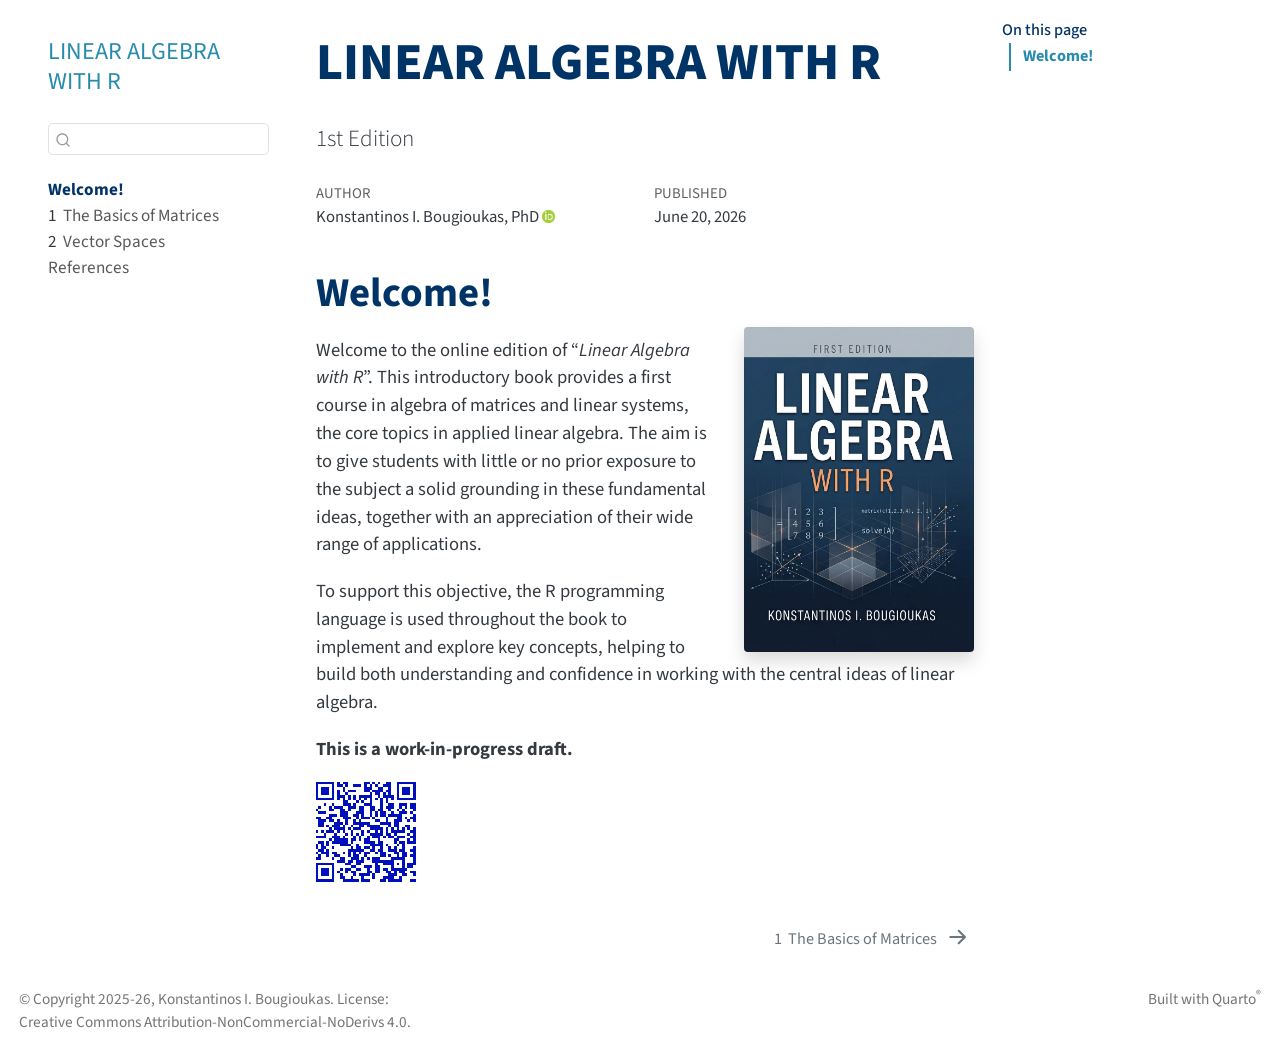
<file: _book/index.html>
<!DOCTYPE html>
<html xmlns="http://www.w3.org/1999/xhtml" lang="en" xml:lang="en"><head>

<meta charset="utf-8">
<meta name="generator" content="quarto-1.8.27">

<meta name="viewport" content="width=device-width, initial-scale=1.0, user-scalable=yes">

<meta name="author" content="Konstantinos I. Bougioukas, PhD">
<meta name="dcterms.date" content="2026-06-20">

<title>LINEAR ALGEBRA WITH R</title>
<style>
code{white-space: pre-wrap;}
span.smallcaps{font-variant: small-caps;}
div.columns{display: flex; gap: min(4vw, 1.5em);}
div.column{flex: auto; overflow-x: auto;}
div.hanging-indent{margin-left: 1.5em; text-indent: -1.5em;}
ul.task-list{list-style: none;}
ul.task-list li input[type="checkbox"] {
  width: 0.8em;
  margin: 0 0.8em 0.2em -1em; /* quarto-specific, see https://github.com/quarto-dev/quarto-cli/issues/4556 */ 
  vertical-align: middle;
}
</style>


<script src="site_libs/quarto-nav/quarto-nav.js"></script>
<script src="site_libs/quarto-nav/headroom.min.js"></script>
<script src="site_libs/clipboard/clipboard.min.js"></script>
<script src="site_libs/quarto-search/autocomplete.umd.js"></script>
<script src="site_libs/quarto-search/fuse.min.js"></script>
<script src="site_libs/quarto-search/quarto-search.js"></script>
<meta name="quarto:offset" content="./">
<link href="./matrices.html" rel="next">
<link href="./images/cover.png" rel="icon" type="image/png">
<script src="site_libs/quarto-html/quarto.js" type="module"></script>
<script src="site_libs/quarto-html/tabsets/tabsets.js" type="module"></script>
<script src="site_libs/quarto-html/axe/axe-check.js" type="module"></script>
<script src="site_libs/quarto-html/popper.min.js"></script>
<script src="site_libs/quarto-html/tippy.umd.min.js"></script>
<script src="site_libs/quarto-html/anchor.min.js"></script>
<link href="site_libs/quarto-html/tippy.css" rel="stylesheet">
<link href="site_libs/quarto-html/quarto-syntax-highlighting-ed96de9b727972fe78a7b5d16c58bf87.css" rel="stylesheet" id="quarto-text-highlighting-styles">
<script src="site_libs/bootstrap/bootstrap.min.js"></script>
<link href="site_libs/bootstrap/bootstrap-icons.css" rel="stylesheet">
<link href="site_libs/bootstrap/bootstrap-5744f9ab87bda0ef1fd173948a55bc90.min.css" rel="stylesheet" append-hash="true" id="quarto-bootstrap" data-mode="light">
<script src="site_libs/quarto-contrib/qrcodejs-v1.0.0/qrcode.js"></script>
<script id="quarto-search-options" type="application/json">{
  "location": "sidebar",
  "copy-button": false,
  "collapse-after": 3,
  "panel-placement": "start",
  "type": "textbox",
  "limit": 50,
  "keyboard-shortcut": [
    "f",
    "/",
    "s"
  ],
  "show-item-context": false,
  "language": {
    "search-no-results-text": "No results",
    "search-matching-documents-text": "matching documents",
    "search-copy-link-title": "Copy link to search",
    "search-hide-matches-text": "Hide additional matches",
    "search-more-match-text": "more match in this document",
    "search-more-matches-text": "more matches in this document",
    "search-clear-button-title": "Clear",
    "search-text-placeholder": "",
    "search-detached-cancel-button-title": "Cancel",
    "search-submit-button-title": "Submit",
    "search-label": "Search"
  }
}</script>


</head>

<body class="nav-sidebar floating quarto-light">

<div id="quarto-search-results"></div>
  <header id="quarto-header" class="headroom fixed-top">
  <nav class="quarto-secondary-nav">
    <div class="container-fluid d-flex">
      <button type="button" class="quarto-btn-toggle btn" data-bs-toggle="collapse" role="button" data-bs-target=".quarto-sidebar-collapse-item" aria-controls="quarto-sidebar" aria-expanded="false" aria-label="Toggle sidebar navigation" onclick="if (window.quartoToggleHeadroom) { window.quartoToggleHeadroom(); }">
        <i class="bi bi-layout-text-sidebar-reverse"></i>
      </button>
        <nav class="quarto-page-breadcrumbs" aria-label="breadcrumb"><ol class="breadcrumb"><li class="breadcrumb-item"><a href="./index.html">Welcome!</a></li></ol></nav>
        <a class="flex-grow-1" role="navigation" data-bs-toggle="collapse" data-bs-target=".quarto-sidebar-collapse-item" aria-controls="quarto-sidebar" aria-expanded="false" aria-label="Toggle sidebar navigation" onclick="if (window.quartoToggleHeadroom) { window.quartoToggleHeadroom(); }">      
        </a>
      <button type="button" class="btn quarto-search-button" aria-label="Search" onclick="window.quartoOpenSearch();">
        <i class="bi bi-search"></i>
      </button>
    </div>
  </nav>
</header>
<!-- content -->
<div id="quarto-content" class="quarto-container page-columns page-rows-contents page-layout-article">
<!-- sidebar -->
  <nav id="quarto-sidebar" class="sidebar collapse collapse-horizontal quarto-sidebar-collapse-item sidebar-navigation floating overflow-auto">
    <div class="pt-lg-2 mt-2 text-left sidebar-header">
    <div class="sidebar-title mb-0 py-0">
      <a href="./">LINEAR ALGEBRA WITH R</a> 
    </div>
      </div>
        <div class="mt-2 flex-shrink-0 align-items-center">
        <div class="sidebar-search">
        <div id="quarto-search" class="" title="Search"></div>
        </div>
        </div>
    <div class="sidebar-menu-container"> 
    <ul class="list-unstyled mt-1">
        <li class="sidebar-item">
  <div class="sidebar-item-container"> 
  <a href="./index.html" class="sidebar-item-text sidebar-link active">
 <span class="menu-text">Welcome!</span></a>
  </div>
</li>
        <li class="sidebar-item">
  <div class="sidebar-item-container"> 
  <a href="./matrices.html" class="sidebar-item-text sidebar-link">
 <span class="menu-text"><span class="chapter-number">1</span>&nbsp; <span class="chapter-title">The Basics of Matrices</span></span></a>
  </div>
</li>
        <li class="sidebar-item">
  <div class="sidebar-item-container"> 
  <a href="./vectors.html" class="sidebar-item-text sidebar-link">
 <span class="menu-text"><span class="chapter-number">2</span>&nbsp; <span class="chapter-title">Vector Spaces</span></span></a>
  </div>
</li>
        <li class="sidebar-item">
  <div class="sidebar-item-container"> 
  <a href="./references.html" class="sidebar-item-text sidebar-link">
 <span class="menu-text">References</span></a>
  </div>
</li>
    </ul>
    </div>
</nav>
<div id="quarto-sidebar-glass" class="quarto-sidebar-collapse-item" data-bs-toggle="collapse" data-bs-target=".quarto-sidebar-collapse-item"></div>
<!-- margin-sidebar -->
    <div id="quarto-margin-sidebar" class="sidebar margin-sidebar">
        <nav id="TOC" role="doc-toc" class="toc-active">
    <h2 id="toc-title">On this page</h2>
   
  <ul>
  <li><a href="#welcome" id="toc-welcome" class="nav-link active" data-scroll-target="#welcome">Welcome!</a></li>
  </ul>
</nav>
    </div>
<!-- main -->
<main class="content" id="quarto-document-content">

<header id="title-block-header" class="quarto-title-block default">
<div class="quarto-title">
<h1 class="title">LINEAR ALGEBRA WITH R</h1>
<p class="subtitle lead">1st Edition</p>
</div>



<div class="quarto-title-meta">

    <div>
    <div class="quarto-title-meta-heading">Author</div>
    <div class="quarto-title-meta-contents">
             <p>Konstantinos I. Bougioukas, PhD <a href="https://orcid.org/0000-0002-6533-1391" class="quarto-title-author-orcid"> <img src="[data-uri]"></a></p>
          </div>
  </div>
    
    <div>
    <div class="quarto-title-meta-heading">Published</div>
    <div class="quarto-title-meta-contents">
      <p class="date">June 20, 2026</p>
    </div>
  </div>
  
    
  </div>
  


</header>



<section id="welcome" class="level1 unnumbered">
<h1 class="unnumbered">Welcome!</h1><p><img src="images/cover.png" title="LINEAR ALGEBRA WITH R" class="quarto-cover-image nolightbox img-fluid"></p>
<p>Welcome to the online edition of “<em>Linear Algebra with R</em>”. This introductory book provides a first course in algebra of matrices and linear systems, the core topics in applied linear algebra. The aim is to give students with little or no prior exposure to the subject a solid grounding in these fundamental ideas, together with an appreciation of their wide range of applications.</p>
<p>To support this objective, the R programming language is used throughout the book to implement and explore key concepts, helping to build both understanding and confidence in working with the central ideas of linear algebra.</p>
<p><strong>This is a work-in-progress draft.</strong></p>
<div id="" class="qrcode"></div>
<script type="text/javascript">
(function() {
  var script = document.currentScript;
  var qrcode = script.previousElementSibling;
  qrcode.qrcode = new QRCode(qrcode, {"colorDark":"#0011bb","colorLight":"#ffffff","height":"100","text":"https://rlinearalgebra.netlify.app/","width":"100"});
  script.remove();
})();
</script>
    


</section>

</main> <!-- /main -->
<script id="quarto-html-after-body" type="application/javascript">
  window.document.addEventListener("DOMContentLoaded", function (event) {
    const icon = "";
    const anchorJS = new window.AnchorJS();
    anchorJS.options = {
      placement: 'right',
      icon: icon
    };
    anchorJS.add('.anchored');
    const isCodeAnnotation = (el) => {
      for (const clz of el.classList) {
        if (clz.startsWith('code-annotation-')) {                     
          return true;
        }
      }
      return false;
    }
    const onCopySuccess = function(e) {
      // button target
      const button = e.trigger;
      // don't keep focus
      button.blur();
      // flash "checked"
      button.classList.add('code-copy-button-checked');
      var currentTitle = button.getAttribute("title");
      button.setAttribute("title", "Copied!");
      let tooltip;
      if (window.bootstrap) {
        button.setAttribute("data-bs-toggle", "tooltip");
        button.setAttribute("data-bs-placement", "left");
        button.setAttribute("data-bs-title", "Copied!");
        tooltip = new bootstrap.Tooltip(button, 
          { trigger: "manual", 
            customClass: "code-copy-button-tooltip",
            offset: [0, -8]});
        tooltip.show();    
      }
      setTimeout(function() {
        if (tooltip) {
          tooltip.hide();
          button.removeAttribute("data-bs-title");
          button.removeAttribute("data-bs-toggle");
          button.removeAttribute("data-bs-placement");
        }
        button.setAttribute("title", currentTitle);
        button.classList.remove('code-copy-button-checked');
      }, 1000);
      // clear code selection
      e.clearSelection();
    }
    const getTextToCopy = function(trigger) {
      const outerScaffold = trigger.parentElement.cloneNode(true);
      const codeEl = outerScaffold.querySelector('code');
      for (const childEl of codeEl.children) {
        if (isCodeAnnotation(childEl)) {
          childEl.remove();
        }
      }
      return codeEl.innerText;
    }
    const clipboard = new window.ClipboardJS('.code-copy-button:not([data-in-quarto-modal])', {
      text: getTextToCopy
    });
    clipboard.on('success', onCopySuccess);
    if (window.document.getElementById('quarto-embedded-source-code-modal')) {
      const clipboardModal = new window.ClipboardJS('.code-copy-button[data-in-quarto-modal]', {
        text: getTextToCopy,
        container: window.document.getElementById('quarto-embedded-source-code-modal')
      });
      clipboardModal.on('success', onCopySuccess);
    }
      var localhostRegex = new RegExp(/^(?:http|https):\/\/localhost\:?[0-9]*\//);
      var mailtoRegex = new RegExp(/^mailto:/);
        var filterRegex = new RegExp('/' + window.location.host + '/');
      var isInternal = (href) => {
          return filterRegex.test(href) || localhostRegex.test(href) || mailtoRegex.test(href);
      }
      // Inspect non-navigation links and adorn them if external
     var links = window.document.querySelectorAll('a[href]:not(.nav-link):not(.navbar-brand):not(.toc-action):not(.sidebar-link):not(.sidebar-item-toggle):not(.pagination-link):not(.no-external):not([aria-hidden]):not(.dropdown-item):not(.quarto-navigation-tool):not(.about-link)');
      for (var i=0; i<links.length; i++) {
        const link = links[i];
        if (!isInternal(link.href)) {
          // undo the damage that might have been done by quarto-nav.js in the case of
          // links that we want to consider external
          if (link.dataset.originalHref !== undefined) {
            link.href = link.dataset.originalHref;
          }
            // target, if specified
            link.setAttribute("target", "_blank");
            if (link.getAttribute("rel") === null) {
              link.setAttribute("rel", "noopener");
            }
        }
      }
    function tippyHover(el, contentFn, onTriggerFn, onUntriggerFn) {
      const config = {
        allowHTML: true,
        maxWidth: 500,
        delay: 100,
        arrow: false,
        appendTo: function(el) {
            return el.parentElement;
        },
        interactive: true,
        interactiveBorder: 10,
        theme: 'quarto',
        placement: 'bottom-start',
      };
      if (contentFn) {
        config.content = contentFn;
      }
      if (onTriggerFn) {
        config.onTrigger = onTriggerFn;
      }
      if (onUntriggerFn) {
        config.onUntrigger = onUntriggerFn;
      }
      window.tippy(el, config); 
    }
    const noterefs = window.document.querySelectorAll('a[role="doc-noteref"]');
    for (var i=0; i<noterefs.length; i++) {
      const ref = noterefs[i];
      tippyHover(ref, function() {
        // use id or data attribute instead here
        let href = ref.getAttribute('data-footnote-href') || ref.getAttribute('href');
        try { href = new URL(href).hash; } catch {}
        const id = href.replace(/^#\/?/, "");
        const note = window.document.getElementById(id);
        if (note) {
          return note.innerHTML;
        } else {
          return "";
        }
      });
    }
    const xrefs = window.document.querySelectorAll('a.quarto-xref');
    const processXRef = (id, note) => {
      // Strip column container classes
      const stripColumnClz = (el) => {
        el.classList.remove("page-full", "page-columns");
        if (el.children) {
          for (const child of el.children) {
            stripColumnClz(child);
          }
        }
      }
      stripColumnClz(note)
      if (id === null || id.startsWith('sec-')) {
        // Special case sections, only their first couple elements
        const container = document.createElement("div");
        if (note.children && note.children.length > 2) {
          container.appendChild(note.children[0].cloneNode(true));
          for (let i = 1; i < note.children.length; i++) {
            const child = note.children[i];
            if (child.tagName === "P" && child.innerText === "") {
              continue;
            } else {
              container.appendChild(child.cloneNode(true));
              break;
            }
          }
          if (window.Quarto?.typesetMath) {
            window.Quarto.typesetMath(container);
          }
          return container.innerHTML
        } else {
          if (window.Quarto?.typesetMath) {
            window.Quarto.typesetMath(note);
          }
          return note.innerHTML;
        }
      } else {
        // Remove any anchor links if they are present
        const anchorLink = note.querySelector('a.anchorjs-link');
        if (anchorLink) {
          anchorLink.remove();
        }
        if (window.Quarto?.typesetMath) {
          window.Quarto.typesetMath(note);
        }
        if (note.classList.contains("callout")) {
          return note.outerHTML;
        } else {
          return note.innerHTML;
        }
      }
    }
    for (var i=0; i<xrefs.length; i++) {
      const xref = xrefs[i];
      tippyHover(xref, undefined, function(instance) {
        instance.disable();
        let url = xref.getAttribute('href');
        let hash = undefined; 
        if (url.startsWith('#')) {
          hash = url;
        } else {
          try { hash = new URL(url).hash; } catch {}
        }
        if (hash) {
          const id = hash.replace(/^#\/?/, "");
          const note = window.document.getElementById(id);
          if (note !== null) {
            try {
              const html = processXRef(id, note.cloneNode(true));
              instance.setContent(html);
            } finally {
              instance.enable();
              instance.show();
            }
          } else {
            // See if we can fetch this
            fetch(url.split('#')[0])
            .then(res => res.text())
            .then(html => {
              const parser = new DOMParser();
              const htmlDoc = parser.parseFromString(html, "text/html");
              const note = htmlDoc.getElementById(id);
              if (note !== null) {
                const html = processXRef(id, note);
                instance.setContent(html);
              } 
            }).finally(() => {
              instance.enable();
              instance.show();
            });
          }
        } else {
          // See if we can fetch a full url (with no hash to target)
          // This is a special case and we should probably do some content thinning / targeting
          fetch(url)
          .then(res => res.text())
          .then(html => {
            const parser = new DOMParser();
            const htmlDoc = parser.parseFromString(html, "text/html");
            const note = htmlDoc.querySelector('main.content');
            if (note !== null) {
              // This should only happen for chapter cross references
              // (since there is no id in the URL)
              // remove the first header
              if (note.children.length > 0 && note.children[0].tagName === "HEADER") {
                note.children[0].remove();
              }
              const html = processXRef(null, note);
              instance.setContent(html);
            } 
          }).finally(() => {
            instance.enable();
            instance.show();
          });
        }
      }, function(instance) {
      });
    }
        let selectedAnnoteEl;
        const selectorForAnnotation = ( cell, annotation) => {
          let cellAttr = 'data-code-cell="' + cell + '"';
          let lineAttr = 'data-code-annotation="' +  annotation + '"';
          const selector = 'span[' + cellAttr + '][' + lineAttr + ']';
          return selector;
        }
        const selectCodeLines = (annoteEl) => {
          const doc = window.document;
          const targetCell = annoteEl.getAttribute("data-target-cell");
          const targetAnnotation = annoteEl.getAttribute("data-target-annotation");
          const annoteSpan = window.document.querySelector(selectorForAnnotation(targetCell, targetAnnotation));
          const lines = annoteSpan.getAttribute("data-code-lines").split(",");
          const lineIds = lines.map((line) => {
            return targetCell + "-" + line;
          })
          let top = null;
          let height = null;
          let parent = null;
          if (lineIds.length > 0) {
              //compute the position of the single el (top and bottom and make a div)
              const el = window.document.getElementById(lineIds[0]);
              top = el.offsetTop;
              height = el.offsetHeight;
              parent = el.parentElement.parentElement;
            if (lineIds.length > 1) {
              const lastEl = window.document.getElementById(lineIds[lineIds.length - 1]);
              const bottom = lastEl.offsetTop + lastEl.offsetHeight;
              height = bottom - top;
            }
            if (top !== null && height !== null && parent !== null) {
              // cook up a div (if necessary) and position it 
              let div = window.document.getElementById("code-annotation-line-highlight");
              if (div === null) {
                div = window.document.createElement("div");
                div.setAttribute("id", "code-annotation-line-highlight");
                div.style.position = 'absolute';
                parent.appendChild(div);
              }
              div.style.top = top - 2 + "px";
              div.style.height = height + 4 + "px";
              div.style.left = 0;
              let gutterDiv = window.document.getElementById("code-annotation-line-highlight-gutter");
              if (gutterDiv === null) {
                gutterDiv = window.document.createElement("div");
                gutterDiv.setAttribute("id", "code-annotation-line-highlight-gutter");
                gutterDiv.style.position = 'absolute';
                const codeCell = window.document.getElementById(targetCell);
                const gutter = codeCell.querySelector('.code-annotation-gutter');
                gutter.appendChild(gutterDiv);
              }
              gutterDiv.style.top = top - 2 + "px";
              gutterDiv.style.height = height + 4 + "px";
            }
            selectedAnnoteEl = annoteEl;
          }
        };
        const unselectCodeLines = () => {
          const elementsIds = ["code-annotation-line-highlight", "code-annotation-line-highlight-gutter"];
          elementsIds.forEach((elId) => {
            const div = window.document.getElementById(elId);
            if (div) {
              div.remove();
            }
          });
          selectedAnnoteEl = undefined;
        };
          // Handle positioning of the toggle
      window.addEventListener(
        "resize",
        throttle(() => {
          elRect = undefined;
          if (selectedAnnoteEl) {
            selectCodeLines(selectedAnnoteEl);
          }
        }, 10)
      );
      function throttle(fn, ms) {
      let throttle = false;
      let timer;
        return (...args) => {
          if(!throttle) { // first call gets through
              fn.apply(this, args);
              throttle = true;
          } else { // all the others get throttled
              if(timer) clearTimeout(timer); // cancel #2
              timer = setTimeout(() => {
                fn.apply(this, args);
                timer = throttle = false;
              }, ms);
          }
        };
      }
        // Attach click handler to the DT
        const annoteDls = window.document.querySelectorAll('dt[data-target-cell]');
        for (const annoteDlNode of annoteDls) {
          annoteDlNode.addEventListener('click', (event) => {
            const clickedEl = event.target;
            if (clickedEl !== selectedAnnoteEl) {
              unselectCodeLines();
              const activeEl = window.document.querySelector('dt[data-target-cell].code-annotation-active');
              if (activeEl) {
                activeEl.classList.remove('code-annotation-active');
              }
              selectCodeLines(clickedEl);
              clickedEl.classList.add('code-annotation-active');
            } else {
              // Unselect the line
              unselectCodeLines();
              clickedEl.classList.remove('code-annotation-active');
            }
          });
        }
    const findCites = (el) => {
      const parentEl = el.parentElement;
      if (parentEl) {
        const cites = parentEl.dataset.cites;
        if (cites) {
          return {
            el,
            cites: cites.split(' ')
          };
        } else {
          return findCites(el.parentElement)
        }
      } else {
        return undefined;
      }
    };
    var bibliorefs = window.document.querySelectorAll('a[role="doc-biblioref"]');
    for (var i=0; i<bibliorefs.length; i++) {
      const ref = bibliorefs[i];
      const citeInfo = findCites(ref);
      if (citeInfo) {
        tippyHover(citeInfo.el, function() {
          var popup = window.document.createElement('div');
          citeInfo.cites.forEach(function(cite) {
            var citeDiv = window.document.createElement('div');
            citeDiv.classList.add('hanging-indent');
            citeDiv.classList.add('csl-entry');
            var biblioDiv = window.document.getElementById('ref-' + cite);
            if (biblioDiv) {
              citeDiv.innerHTML = biblioDiv.innerHTML;
            }
            popup.appendChild(citeDiv);
          });
          return popup.innerHTML;
        });
      }
    }
  });
  </script>
<nav class="page-navigation">
  <div class="nav-page nav-page-previous">
  </div>
  <div class="nav-page nav-page-next">
      <a href="./matrices.html" class="pagination-link" aria-label="The Basics of Matrices">
        <span class="nav-page-text"><span class="chapter-number">1</span>&nbsp; <span class="chapter-title">The Basics of Matrices</span></span> <i class="bi bi-arrow-right-short"></i>
      </a>
  </div>
</nav>
</div> <!-- /content -->
<footer class="footer">
  <div class="nav-footer">
    <div class="nav-footer-left">
<p>© Copyright 2025-26, Konstantinos I. Bougioukas. License: <a href="https://creativecommons.org/licenses/by-nc-nd/4.0/">Creative Commons Attribution-NonCommercial-NoDerivs 4.0</a>.</p>
</div>   
    <div class="nav-footer-center">
      &nbsp;
    </div>
    <div class="nav-footer-right">
<p>Built with <a href="https://quarto.org/">Quarto</a><sup>®</sup></p>
</div>
  </div>
</footer>




</body></html>
</file>
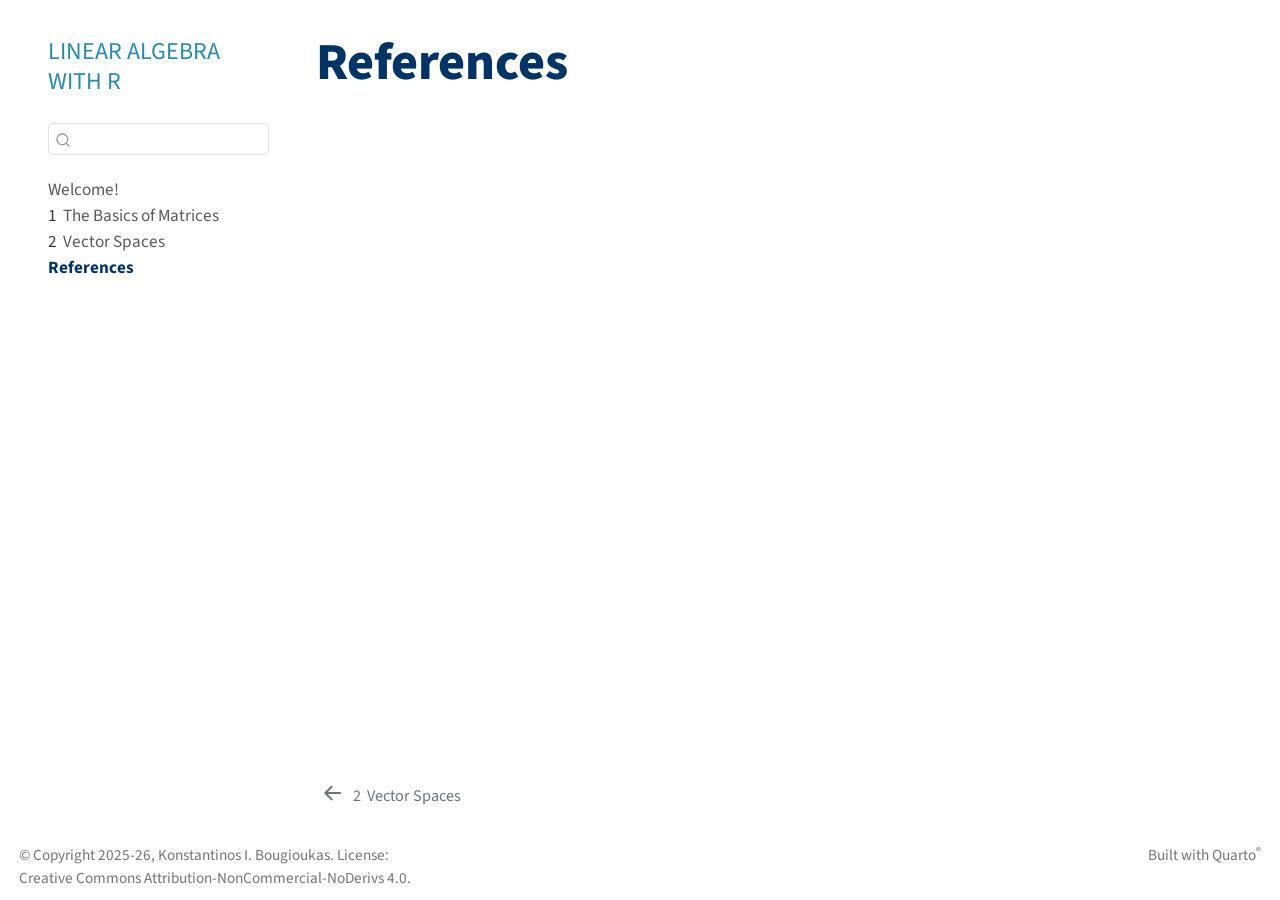
<file: _book/references.html>
<!DOCTYPE html>
<html xmlns="http://www.w3.org/1999/xhtml" lang="en" xml:lang="en"><head>

<meta charset="utf-8">
<meta name="generator" content="quarto-1.8.27">

<meta name="viewport" content="width=device-width, initial-scale=1.0, user-scalable=yes">


<title>References – LINEAR ALGEBRA WITH R</title>
<style>
code{white-space: pre-wrap;}
span.smallcaps{font-variant: small-caps;}
div.columns{display: flex; gap: min(4vw, 1.5em);}
div.column{flex: auto; overflow-x: auto;}
div.hanging-indent{margin-left: 1.5em; text-indent: -1.5em;}
ul.task-list{list-style: none;}
ul.task-list li input[type="checkbox"] {
  width: 0.8em;
  margin: 0 0.8em 0.2em -1em; /* quarto-specific, see https://github.com/quarto-dev/quarto-cli/issues/4556 */ 
  vertical-align: middle;
}
/* CSS for citations */
div.csl-bib-body { }
div.csl-entry {
  clear: both;
}
.hanging-indent div.csl-entry {
  margin-left:2em;
  text-indent:-2em;
}
div.csl-left-margin {
  min-width:2em;
  float:left;
}
div.csl-right-inline {
  margin-left:2em;
  padding-left:1em;
}
div.csl-indent {
  margin-left: 2em;
}</style>


<script src="site_libs/quarto-nav/quarto-nav.js"></script>
<script src="site_libs/quarto-nav/headroom.min.js"></script>
<script src="site_libs/clipboard/clipboard.min.js"></script>
<script src="site_libs/quarto-search/autocomplete.umd.js"></script>
<script src="site_libs/quarto-search/fuse.min.js"></script>
<script src="site_libs/quarto-search/quarto-search.js"></script>
<meta name="quarto:offset" content="./">
<link href="./vectors.html" rel="prev">
<link href="./images/cover.png" rel="icon" type="image/png">
<script src="site_libs/quarto-html/quarto.js" type="module"></script>
<script src="site_libs/quarto-html/tabsets/tabsets.js" type="module"></script>
<script src="site_libs/quarto-html/axe/axe-check.js" type="module"></script>
<script src="site_libs/quarto-html/popper.min.js"></script>
<script src="site_libs/quarto-html/tippy.umd.min.js"></script>
<script src="site_libs/quarto-html/anchor.min.js"></script>
<link href="site_libs/quarto-html/tippy.css" rel="stylesheet">
<link href="site_libs/quarto-html/quarto-syntax-highlighting-ed96de9b727972fe78a7b5d16c58bf87.css" rel="stylesheet" id="quarto-text-highlighting-styles">
<script src="site_libs/bootstrap/bootstrap.min.js"></script>
<link href="site_libs/bootstrap/bootstrap-icons.css" rel="stylesheet">
<link href="site_libs/bootstrap/bootstrap-5744f9ab87bda0ef1fd173948a55bc90.min.css" rel="stylesheet" append-hash="true" id="quarto-bootstrap" data-mode="light">
<script id="quarto-search-options" type="application/json">{
  "location": "sidebar",
  "copy-button": false,
  "collapse-after": 3,
  "panel-placement": "start",
  "type": "textbox",
  "limit": 50,
  "keyboard-shortcut": [
    "f",
    "/",
    "s"
  ],
  "show-item-context": false,
  "language": {
    "search-no-results-text": "No results",
    "search-matching-documents-text": "matching documents",
    "search-copy-link-title": "Copy link to search",
    "search-hide-matches-text": "Hide additional matches",
    "search-more-match-text": "more match in this document",
    "search-more-matches-text": "more matches in this document",
    "search-clear-button-title": "Clear",
    "search-text-placeholder": "",
    "search-detached-cancel-button-title": "Cancel",
    "search-submit-button-title": "Submit",
    "search-label": "Search"
  }
}</script>


</head>

<body class="nav-sidebar floating quarto-light">

<div id="quarto-search-results"></div>
  <header id="quarto-header" class="headroom fixed-top">
  <nav class="quarto-secondary-nav">
    <div class="container-fluid d-flex">
      <button type="button" class="quarto-btn-toggle btn" data-bs-toggle="collapse" role="button" data-bs-target=".quarto-sidebar-collapse-item" aria-controls="quarto-sidebar" aria-expanded="false" aria-label="Toggle sidebar navigation" onclick="if (window.quartoToggleHeadroom) { window.quartoToggleHeadroom(); }">
        <i class="bi bi-layout-text-sidebar-reverse"></i>
      </button>
        <nav class="quarto-page-breadcrumbs" aria-label="breadcrumb"><ol class="breadcrumb"><li class="breadcrumb-item"><a href="./references.html">References</a></li></ol></nav>
        <a class="flex-grow-1" role="navigation" data-bs-toggle="collapse" data-bs-target=".quarto-sidebar-collapse-item" aria-controls="quarto-sidebar" aria-expanded="false" aria-label="Toggle sidebar navigation" onclick="if (window.quartoToggleHeadroom) { window.quartoToggleHeadroom(); }">      
        </a>
      <button type="button" class="btn quarto-search-button" aria-label="Search" onclick="window.quartoOpenSearch();">
        <i class="bi bi-search"></i>
      </button>
    </div>
  </nav>
</header>
<!-- content -->
<div id="quarto-content" class="quarto-container page-columns page-rows-contents page-layout-article">
<!-- sidebar -->
  <nav id="quarto-sidebar" class="sidebar collapse collapse-horizontal quarto-sidebar-collapse-item sidebar-navigation floating overflow-auto">
    <div class="pt-lg-2 mt-2 text-left sidebar-header">
    <div class="sidebar-title mb-0 py-0">
      <a href="./">LINEAR ALGEBRA WITH R</a> 
    </div>
      </div>
        <div class="mt-2 flex-shrink-0 align-items-center">
        <div class="sidebar-search">
        <div id="quarto-search" class="" title="Search"></div>
        </div>
        </div>
    <div class="sidebar-menu-container"> 
    <ul class="list-unstyled mt-1">
        <li class="sidebar-item">
  <div class="sidebar-item-container"> 
  <a href="./index.html" class="sidebar-item-text sidebar-link">
 <span class="menu-text">Welcome!</span></a>
  </div>
</li>
        <li class="sidebar-item">
  <div class="sidebar-item-container"> 
  <a href="./matrices.html" class="sidebar-item-text sidebar-link">
 <span class="menu-text"><span class="chapter-number">1</span>&nbsp; <span class="chapter-title">The Basics of Matrices</span></span></a>
  </div>
</li>
        <li class="sidebar-item">
  <div class="sidebar-item-container"> 
  <a href="./vectors.html" class="sidebar-item-text sidebar-link">
 <span class="menu-text"><span class="chapter-number">2</span>&nbsp; <span class="chapter-title">Vector Spaces</span></span></a>
  </div>
</li>
        <li class="sidebar-item">
  <div class="sidebar-item-container"> 
  <a href="./references.html" class="sidebar-item-text sidebar-link active">
 <span class="menu-text">References</span></a>
  </div>
</li>
    </ul>
    </div>
</nav>
<div id="quarto-sidebar-glass" class="quarto-sidebar-collapse-item" data-bs-toggle="collapse" data-bs-target=".quarto-sidebar-collapse-item"></div>
<!-- margin-sidebar -->
    <div id="quarto-margin-sidebar" class="sidebar margin-sidebar zindex-bottom">
        
    </div>
<!-- main -->
<main class="content" id="quarto-document-content">

<header id="title-block-header" class="quarto-title-block default">
<div class="quarto-title">
<h1 class="title">References</h1>
</div>



<div class="quarto-title-meta">

    
  
    
  </div>
  


</header>


<div id="refs" role="list" style="display: none">

</div>



</main> <!-- /main -->
<script id="quarto-html-after-body" type="application/javascript">
  window.document.addEventListener("DOMContentLoaded", function (event) {
    const icon = "";
    const anchorJS = new window.AnchorJS();
    anchorJS.options = {
      placement: 'right',
      icon: icon
    };
    anchorJS.add('.anchored');
    const isCodeAnnotation = (el) => {
      for (const clz of el.classList) {
        if (clz.startsWith('code-annotation-')) {                     
          return true;
        }
      }
      return false;
    }
    const onCopySuccess = function(e) {
      // button target
      const button = e.trigger;
      // don't keep focus
      button.blur();
      // flash "checked"
      button.classList.add('code-copy-button-checked');
      var currentTitle = button.getAttribute("title");
      button.setAttribute("title", "Copied!");
      let tooltip;
      if (window.bootstrap) {
        button.setAttribute("data-bs-toggle", "tooltip");
        button.setAttribute("data-bs-placement", "left");
        button.setAttribute("data-bs-title", "Copied!");
        tooltip = new bootstrap.Tooltip(button, 
          { trigger: "manual", 
            customClass: "code-copy-button-tooltip",
            offset: [0, -8]});
        tooltip.show();    
      }
      setTimeout(function() {
        if (tooltip) {
          tooltip.hide();
          button.removeAttribute("data-bs-title");
          button.removeAttribute("data-bs-toggle");
          button.removeAttribute("data-bs-placement");
        }
        button.setAttribute("title", currentTitle);
        button.classList.remove('code-copy-button-checked');
      }, 1000);
      // clear code selection
      e.clearSelection();
    }
    const getTextToCopy = function(trigger) {
      const outerScaffold = trigger.parentElement.cloneNode(true);
      const codeEl = outerScaffold.querySelector('code');
      for (const childEl of codeEl.children) {
        if (isCodeAnnotation(childEl)) {
          childEl.remove();
        }
      }
      return codeEl.innerText;
    }
    const clipboard = new window.ClipboardJS('.code-copy-button:not([data-in-quarto-modal])', {
      text: getTextToCopy
    });
    clipboard.on('success', onCopySuccess);
    if (window.document.getElementById('quarto-embedded-source-code-modal')) {
      const clipboardModal = new window.ClipboardJS('.code-copy-button[data-in-quarto-modal]', {
        text: getTextToCopy,
        container: window.document.getElementById('quarto-embedded-source-code-modal')
      });
      clipboardModal.on('success', onCopySuccess);
    }
      var localhostRegex = new RegExp(/^(?:http|https):\/\/localhost\:?[0-9]*\//);
      var mailtoRegex = new RegExp(/^mailto:/);
        var filterRegex = new RegExp('/' + window.location.host + '/');
      var isInternal = (href) => {
          return filterRegex.test(href) || localhostRegex.test(href) || mailtoRegex.test(href);
      }
      // Inspect non-navigation links and adorn them if external
     var links = window.document.querySelectorAll('a[href]:not(.nav-link):not(.navbar-brand):not(.toc-action):not(.sidebar-link):not(.sidebar-item-toggle):not(.pagination-link):not(.no-external):not([aria-hidden]):not(.dropdown-item):not(.quarto-navigation-tool):not(.about-link)');
      for (var i=0; i<links.length; i++) {
        const link = links[i];
        if (!isInternal(link.href)) {
          // undo the damage that might have been done by quarto-nav.js in the case of
          // links that we want to consider external
          if (link.dataset.originalHref !== undefined) {
            link.href = link.dataset.originalHref;
          }
            // target, if specified
            link.setAttribute("target", "_blank");
            if (link.getAttribute("rel") === null) {
              link.setAttribute("rel", "noopener");
            }
        }
      }
    function tippyHover(el, contentFn, onTriggerFn, onUntriggerFn) {
      const config = {
        allowHTML: true,
        maxWidth: 500,
        delay: 100,
        arrow: false,
        appendTo: function(el) {
            return el.parentElement;
        },
        interactive: true,
        interactiveBorder: 10,
        theme: 'quarto',
        placement: 'bottom-start',
      };
      if (contentFn) {
        config.content = contentFn;
      }
      if (onTriggerFn) {
        config.onTrigger = onTriggerFn;
      }
      if (onUntriggerFn) {
        config.onUntrigger = onUntriggerFn;
      }
      window.tippy(el, config); 
    }
    const noterefs = window.document.querySelectorAll('a[role="doc-noteref"]');
    for (var i=0; i<noterefs.length; i++) {
      const ref = noterefs[i];
      tippyHover(ref, function() {
        // use id or data attribute instead here
        let href = ref.getAttribute('data-footnote-href') || ref.getAttribute('href');
        try { href = new URL(href).hash; } catch {}
        const id = href.replace(/^#\/?/, "");
        const note = window.document.getElementById(id);
        if (note) {
          return note.innerHTML;
        } else {
          return "";
        }
      });
    }
    const xrefs = window.document.querySelectorAll('a.quarto-xref');
    const processXRef = (id, note) => {
      // Strip column container classes
      const stripColumnClz = (el) => {
        el.classList.remove("page-full", "page-columns");
        if (el.children) {
          for (const child of el.children) {
            stripColumnClz(child);
          }
        }
      }
      stripColumnClz(note)
      if (id === null || id.startsWith('sec-')) {
        // Special case sections, only their first couple elements
        const container = document.createElement("div");
        if (note.children && note.children.length > 2) {
          container.appendChild(note.children[0].cloneNode(true));
          for (let i = 1; i < note.children.length; i++) {
            const child = note.children[i];
            if (child.tagName === "P" && child.innerText === "") {
              continue;
            } else {
              container.appendChild(child.cloneNode(true));
              break;
            }
          }
          if (window.Quarto?.typesetMath) {
            window.Quarto.typesetMath(container);
          }
          return container.innerHTML
        } else {
          if (window.Quarto?.typesetMath) {
            window.Quarto.typesetMath(note);
          }
          return note.innerHTML;
        }
      } else {
        // Remove any anchor links if they are present
        const anchorLink = note.querySelector('a.anchorjs-link');
        if (anchorLink) {
          anchorLink.remove();
        }
        if (window.Quarto?.typesetMath) {
          window.Quarto.typesetMath(note);
        }
        if (note.classList.contains("callout")) {
          return note.outerHTML;
        } else {
          return note.innerHTML;
        }
      }
    }
    for (var i=0; i<xrefs.length; i++) {
      const xref = xrefs[i];
      tippyHover(xref, undefined, function(instance) {
        instance.disable();
        let url = xref.getAttribute('href');
        let hash = undefined; 
        if (url.startsWith('#')) {
          hash = url;
        } else {
          try { hash = new URL(url).hash; } catch {}
        }
        if (hash) {
          const id = hash.replace(/^#\/?/, "");
          const note = window.document.getElementById(id);
          if (note !== null) {
            try {
              const html = processXRef(id, note.cloneNode(true));
              instance.setContent(html);
            } finally {
              instance.enable();
              instance.show();
            }
          } else {
            // See if we can fetch this
            fetch(url.split('#')[0])
            .then(res => res.text())
            .then(html => {
              const parser = new DOMParser();
              const htmlDoc = parser.parseFromString(html, "text/html");
              const note = htmlDoc.getElementById(id);
              if (note !== null) {
                const html = processXRef(id, note);
                instance.setContent(html);
              } 
            }).finally(() => {
              instance.enable();
              instance.show();
            });
          }
        } else {
          // See if we can fetch a full url (with no hash to target)
          // This is a special case and we should probably do some content thinning / targeting
          fetch(url)
          .then(res => res.text())
          .then(html => {
            const parser = new DOMParser();
            const htmlDoc = parser.parseFromString(html, "text/html");
            const note = htmlDoc.querySelector('main.content');
            if (note !== null) {
              // This should only happen for chapter cross references
              // (since there is no id in the URL)
              // remove the first header
              if (note.children.length > 0 && note.children[0].tagName === "HEADER") {
                note.children[0].remove();
              }
              const html = processXRef(null, note);
              instance.setContent(html);
            } 
          }).finally(() => {
            instance.enable();
            instance.show();
          });
        }
      }, function(instance) {
      });
    }
        let selectedAnnoteEl;
        const selectorForAnnotation = ( cell, annotation) => {
          let cellAttr = 'data-code-cell="' + cell + '"';
          let lineAttr = 'data-code-annotation="' +  annotation + '"';
          const selector = 'span[' + cellAttr + '][' + lineAttr + ']';
          return selector;
        }
        const selectCodeLines = (annoteEl) => {
          const doc = window.document;
          const targetCell = annoteEl.getAttribute("data-target-cell");
          const targetAnnotation = annoteEl.getAttribute("data-target-annotation");
          const annoteSpan = window.document.querySelector(selectorForAnnotation(targetCell, targetAnnotation));
          const lines = annoteSpan.getAttribute("data-code-lines").split(",");
          const lineIds = lines.map((line) => {
            return targetCell + "-" + line;
          })
          let top = null;
          let height = null;
          let parent = null;
          if (lineIds.length > 0) {
              //compute the position of the single el (top and bottom and make a div)
              const el = window.document.getElementById(lineIds[0]);
              top = el.offsetTop;
              height = el.offsetHeight;
              parent = el.parentElement.parentElement;
            if (lineIds.length > 1) {
              const lastEl = window.document.getElementById(lineIds[lineIds.length - 1]);
              const bottom = lastEl.offsetTop + lastEl.offsetHeight;
              height = bottom - top;
            }
            if (top !== null && height !== null && parent !== null) {
              // cook up a div (if necessary) and position it 
              let div = window.document.getElementById("code-annotation-line-highlight");
              if (div === null) {
                div = window.document.createElement("div");
                div.setAttribute("id", "code-annotation-line-highlight");
                div.style.position = 'absolute';
                parent.appendChild(div);
              }
              div.style.top = top - 2 + "px";
              div.style.height = height + 4 + "px";
              div.style.left = 0;
              let gutterDiv = window.document.getElementById("code-annotation-line-highlight-gutter");
              if (gutterDiv === null) {
                gutterDiv = window.document.createElement("div");
                gutterDiv.setAttribute("id", "code-annotation-line-highlight-gutter");
                gutterDiv.style.position = 'absolute';
                const codeCell = window.document.getElementById(targetCell);
                const gutter = codeCell.querySelector('.code-annotation-gutter');
                gutter.appendChild(gutterDiv);
              }
              gutterDiv.style.top = top - 2 + "px";
              gutterDiv.style.height = height + 4 + "px";
            }
            selectedAnnoteEl = annoteEl;
          }
        };
        const unselectCodeLines = () => {
          const elementsIds = ["code-annotation-line-highlight", "code-annotation-line-highlight-gutter"];
          elementsIds.forEach((elId) => {
            const div = window.document.getElementById(elId);
            if (div) {
              div.remove();
            }
          });
          selectedAnnoteEl = undefined;
        };
          // Handle positioning of the toggle
      window.addEventListener(
        "resize",
        throttle(() => {
          elRect = undefined;
          if (selectedAnnoteEl) {
            selectCodeLines(selectedAnnoteEl);
          }
        }, 10)
      );
      function throttle(fn, ms) {
      let throttle = false;
      let timer;
        return (...args) => {
          if(!throttle) { // first call gets through
              fn.apply(this, args);
              throttle = true;
          } else { // all the others get throttled
              if(timer) clearTimeout(timer); // cancel #2
              timer = setTimeout(() => {
                fn.apply(this, args);
                timer = throttle = false;
              }, ms);
          }
        };
      }
        // Attach click handler to the DT
        const annoteDls = window.document.querySelectorAll('dt[data-target-cell]');
        for (const annoteDlNode of annoteDls) {
          annoteDlNode.addEventListener('click', (event) => {
            const clickedEl = event.target;
            if (clickedEl !== selectedAnnoteEl) {
              unselectCodeLines();
              const activeEl = window.document.querySelector('dt[data-target-cell].code-annotation-active');
              if (activeEl) {
                activeEl.classList.remove('code-annotation-active');
              }
              selectCodeLines(clickedEl);
              clickedEl.classList.add('code-annotation-active');
            } else {
              // Unselect the line
              unselectCodeLines();
              clickedEl.classList.remove('code-annotation-active');
            }
          });
        }
    const findCites = (el) => {
      const parentEl = el.parentElement;
      if (parentEl) {
        const cites = parentEl.dataset.cites;
        if (cites) {
          return {
            el,
            cites: cites.split(' ')
          };
        } else {
          return findCites(el.parentElement)
        }
      } else {
        return undefined;
      }
    };
    var bibliorefs = window.document.querySelectorAll('a[role="doc-biblioref"]');
    for (var i=0; i<bibliorefs.length; i++) {
      const ref = bibliorefs[i];
      const citeInfo = findCites(ref);
      if (citeInfo) {
        tippyHover(citeInfo.el, function() {
          var popup = window.document.createElement('div');
          citeInfo.cites.forEach(function(cite) {
            var citeDiv = window.document.createElement('div');
            citeDiv.classList.add('hanging-indent');
            citeDiv.classList.add('csl-entry');
            var biblioDiv = window.document.getElementById('ref-' + cite);
            if (biblioDiv) {
              citeDiv.innerHTML = biblioDiv.innerHTML;
            }
            popup.appendChild(citeDiv);
          });
          return popup.innerHTML;
        });
      }
    }
  });
  </script>
<nav class="page-navigation">
  <div class="nav-page nav-page-previous">
      <a href="./vectors.html" class="pagination-link" aria-label="Vector Spaces">
        <i class="bi bi-arrow-left-short"></i> <span class="nav-page-text"><span class="chapter-number">2</span>&nbsp; <span class="chapter-title">Vector Spaces</span></span>
      </a>          
  </div>
  <div class="nav-page nav-page-next">
  </div>
</nav>
</div> <!-- /content -->
<footer class="footer">
  <div class="nav-footer">
    <div class="nav-footer-left">
<p>© Copyright 2025-26, Konstantinos I. Bougioukas. License: <a href="https://creativecommons.org/licenses/by-nc-nd/4.0/">Creative Commons Attribution-NonCommercial-NoDerivs 4.0</a>.</p>
</div>   
    <div class="nav-footer-center">
      &nbsp;
    </div>
    <div class="nav-footer-right">
<p>Built with <a href="https://quarto.org/">Quarto</a><sup>®</sup></p>
</div>
  </div>
</footer>




</body></html>
</file>
<file: _book/site_libs/quarto-html/tippy.css>
.tippy-box[data-animation=fade][data-state=hidden]{opacity:0}[data-tippy-root]{max-width:calc(100vw - 10px)}.tippy-box{position:relative;background-color:#333;color:#fff;border-radius:4px;font-size:14px;line-height:1.4;white-space:normal;outline:0;transition-property:transform,visibility,opacity}.tippy-box[data-placement^=top]>.tippy-arrow{bottom:0}.tippy-box[data-placement^=top]>.tippy-arrow:before{bottom:-7px;left:0;border-width:8px 8px 0;border-top-color:initial;transform-origin:center top}.tippy-box[data-placement^=bottom]>.tippy-arrow{top:0}.tippy-box[data-placement^=bottom]>.tippy-arrow:before{top:-7px;left:0;border-width:0 8px 8px;border-bottom-color:initial;transform-origin:center bottom}.tippy-box[data-placement^=left]>.tippy-arrow{right:0}.tippy-box[data-placement^=left]>.tippy-arrow:before{border-width:8px 0 8px 8px;border-left-color:initial;right:-7px;transform-origin:center left}.tippy-box[data-placement^=right]>.tippy-arrow{left:0}.tippy-box[data-placement^=right]>.tippy-arrow:before{left:-7px;border-width:8px 8px 8px 0;border-right-color:initial;transform-origin:center right}.tippy-box[data-inertia][data-state=visible]{transition-timing-function:cubic-bezier(.54,1.5,.38,1.11)}.tippy-arrow{width:16px;height:16px;color:#333}.tippy-arrow:before{content:"";position:absolute;border-color:transparent;border-style:solid}.tippy-content{position:relative;padding:5px 9px;z-index:1}
</file>
<file: _book/site_libs/quarto-html/quarto-syntax-highlighting-ed96de9b727972fe78a7b5d16c58bf87.css>
/* quarto syntax highlight colors */
:root {
  --quarto-hl-ot-color: #003B4F;
  --quarto-hl-at-color: #657422;
  --quarto-hl-ss-color: #20794D;
  --quarto-hl-an-color: #5E5E5E;
  --quarto-hl-fu-color: #4758AB;
  --quarto-hl-st-color: #20794D;
  --quarto-hl-cf-color: #003B4F;
  --quarto-hl-op-color: #5E5E5E;
  --quarto-hl-er-color: #AD0000;
  --quarto-hl-bn-color: #AD0000;
  --quarto-hl-al-color: #AD0000;
  --quarto-hl-va-color: #111111;
  --quarto-hl-bu-color: inherit;
  --quarto-hl-ex-color: inherit;
  --quarto-hl-pp-color: #AD0000;
  --quarto-hl-in-color: #5E5E5E;
  --quarto-hl-vs-color: #20794D;
  --quarto-hl-wa-color: #5E5E5E;
  --quarto-hl-do-color: #5E5E5E;
  --quarto-hl-im-color: #00769E;
  --quarto-hl-ch-color: #20794D;
  --quarto-hl-dt-color: #AD0000;
  --quarto-hl-fl-color: #AD0000;
  --quarto-hl-co-color: #5E5E5E;
  --quarto-hl-cv-color: #5E5E5E;
  --quarto-hl-cn-color: #8f5902;
  --quarto-hl-sc-color: #5E5E5E;
  --quarto-hl-dv-color: #AD0000;
  --quarto-hl-kw-color: #003B4F;
}

/* other quarto variables */
:root {
  --quarto-font-monospace: SFMono-Regular, Menlo, Monaco, Consolas, "Liberation Mono", "Courier New", monospace;
}

/* syntax highlight based on Pandoc's rules */
pre > code.sourceCode > span {
  color: #003B4F;
}

code.sourceCode > span {
  color: #003B4F;
}

div.sourceCode,
div.sourceCode pre.sourceCode {
  color: #003B4F;
}

/* Normal */
code span {
  color: #003B4F;
}

/* Alert */
code span.al {
  color: #AD0000;
  font-style: inherit;
}

/* Annotation */
code span.an {
  color: #5E5E5E;
  font-style: inherit;
}

/* Attribute */
code span.at {
  color: #657422;
  font-style: inherit;
}

/* BaseN */
code span.bn {
  color: #AD0000;
  font-style: inherit;
}

/* BuiltIn */
code span.bu {
  font-style: inherit;
}

/* ControlFlow */
code span.cf {
  color: #003B4F;
  font-weight: bold;
  font-style: inherit;
}

/* Char */
code span.ch {
  color: #20794D;
  font-style: inherit;
}

/* Constant */
code span.cn {
  color: #8f5902;
  font-style: inherit;
}

/* Comment */
code span.co {
  color: #5E5E5E;
  font-style: inherit;
}

/* CommentVar */
code span.cv {
  color: #5E5E5E;
  font-style: italic;
}

/* Documentation */
code span.do {
  color: #5E5E5E;
  font-style: italic;
}

/* DataType */
code span.dt {
  color: #AD0000;
  font-style: inherit;
}

/* DecVal */
code span.dv {
  color: #AD0000;
  font-style: inherit;
}

/* Error */
code span.er {
  color: #AD0000;
  font-style: inherit;
}

/* Extension */
code span.ex {
  font-style: inherit;
}

/* Float */
code span.fl {
  color: #AD0000;
  font-style: inherit;
}

/* Function */
code span.fu {
  color: #4758AB;
  font-style: inherit;
}

/* Import */
code span.im {
  color: #00769E;
  font-style: inherit;
}

/* Information */
code span.in {
  color: #5E5E5E;
  font-style: inherit;
}

/* Keyword */
code span.kw {
  color: #003B4F;
  font-weight: bold;
  font-style: inherit;
}

/* Operator */
code span.op {
  color: #5E5E5E;
  font-style: inherit;
}

/* Other */
code span.ot {
  color: #003B4F;
  font-style: inherit;
}

/* Preprocessor */
code span.pp {
  color: #AD0000;
  font-style: inherit;
}

/* SpecialChar */
code span.sc {
  color: #5E5E5E;
  font-style: inherit;
}

/* SpecialString */
code span.ss {
  color: #20794D;
  font-style: inherit;
}

/* String */
code span.st {
  color: #20794D;
  font-style: inherit;
}

/* Variable */
code span.va {
  color: #111111;
  font-style: inherit;
}

/* VerbatimString */
code span.vs {
  color: #20794D;
  font-style: inherit;
}

/* Warning */
code span.wa {
  color: #5E5E5E;
  font-style: italic;
}

.prevent-inlining {
  content: "</";
}

/*# sourceMappingURL=0920dd6d7437995b8cdf7429764427b1.css.map */
</file>
